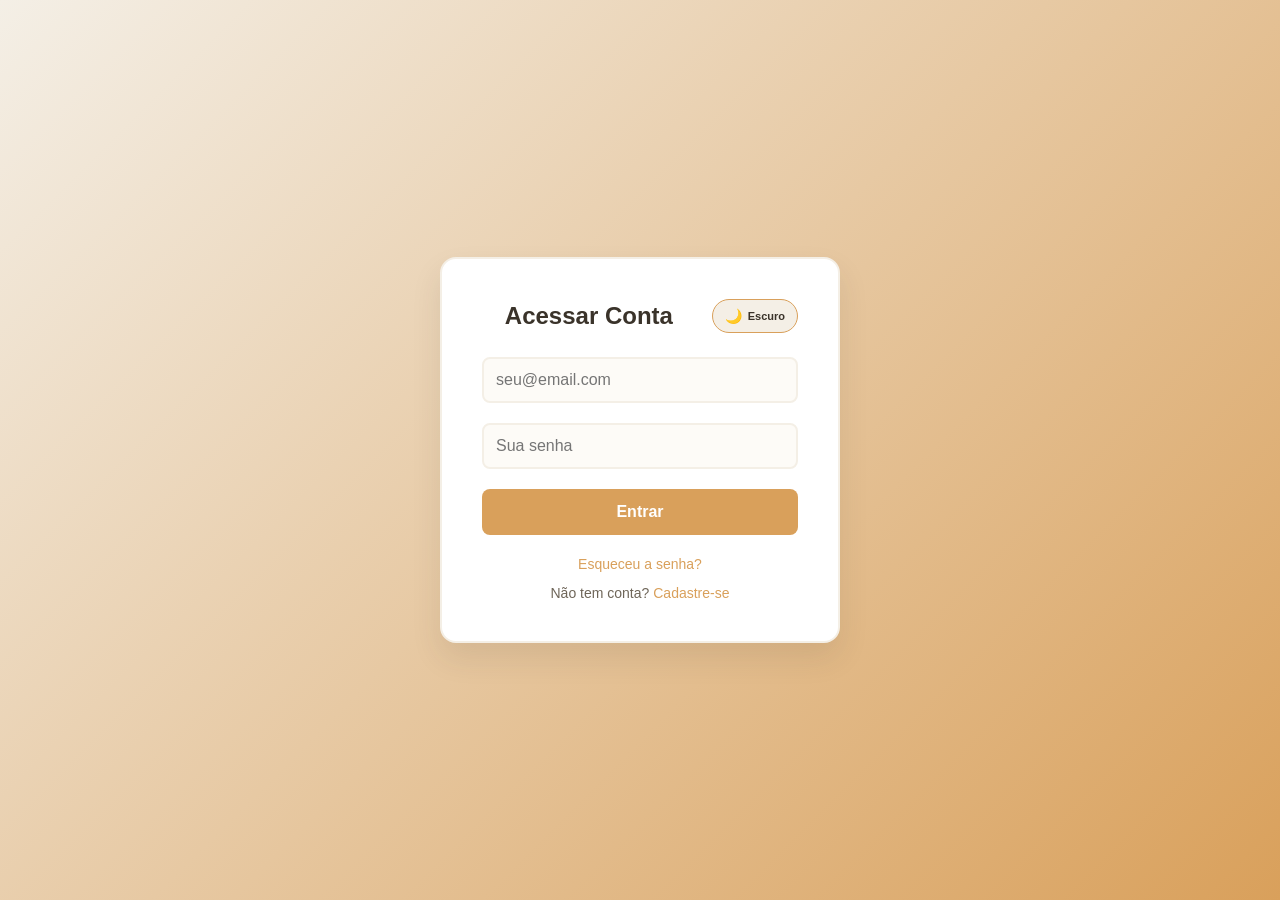
<file: TCC/index.html>
<!DOCTYPE html>
<html lang="pt-br">
<head>
    <meta charset="UTF-8">
    <meta name="viewport" content="width=device-width, initial-scale=1.0">
    <title>Unitrigo</title>
    <link rel="stylesheet" href="style.css">
    <script src="theme.js" defer></script>
</head>
<body>
    <div class="login-container">
        <div class="login-top">
            <h2>Acessar Conta</h2>
            <button type="button" class="theme-toggle" id="theme-toggle" aria-label="Alternar tema" aria-pressed="false">
                <span class="theme-icon" aria-hidden="true">🌙</span>
                <span class="theme-text">Escuro</span>
            </button>
        </div>

        <form id="login-form">
            <div class="box-login">
                <input type="email" id="email" placeholder="seu@email.com" name="email" required>
            </div>

            <div class="box-login">
                <input type="password" id="password" placeholder="Sua senha" name="password" required>
            </div>

            <button type="submit" class="btn-login" id="login-button">
                <span class="btn-text">Entrar</span>
                <span class="btn-loader" aria-hidden="true">
                    <span class="loader-spinner"></span>
                </span>
            </button>

            <div class="form-footer">
                <a href="esqueci-senha.html">Esqueceu a senha?</a>
                <p>Não tem conta? <a href="cadastro.html">Cadastre-se</a></p>
            </div>
        </form>
    </div>

    <script>
        const loginForm = document.getElementById('login-form');
        const loginButton = document.getElementById('login-button');
        const loginText = loginButton.querySelector('.btn-text');

        loginForm.addEventListener('submit', function (event) {
            event.preventDefault();

            if (!loginForm.checkValidity()) {
                loginForm.reportValidity();
                return;
            }

            const velocidade = Math.random() > 0.5 ? 650 : 1500;

            loginButton.classList.add('loading');
            loginButton.disabled = true;
            loginText.textContent = 'Entrando...';

            setTimeout(function () {
                window.location.href = 'painel.html';
            }, velocidade);
        });
    </script>
</body>
</html>
</file>
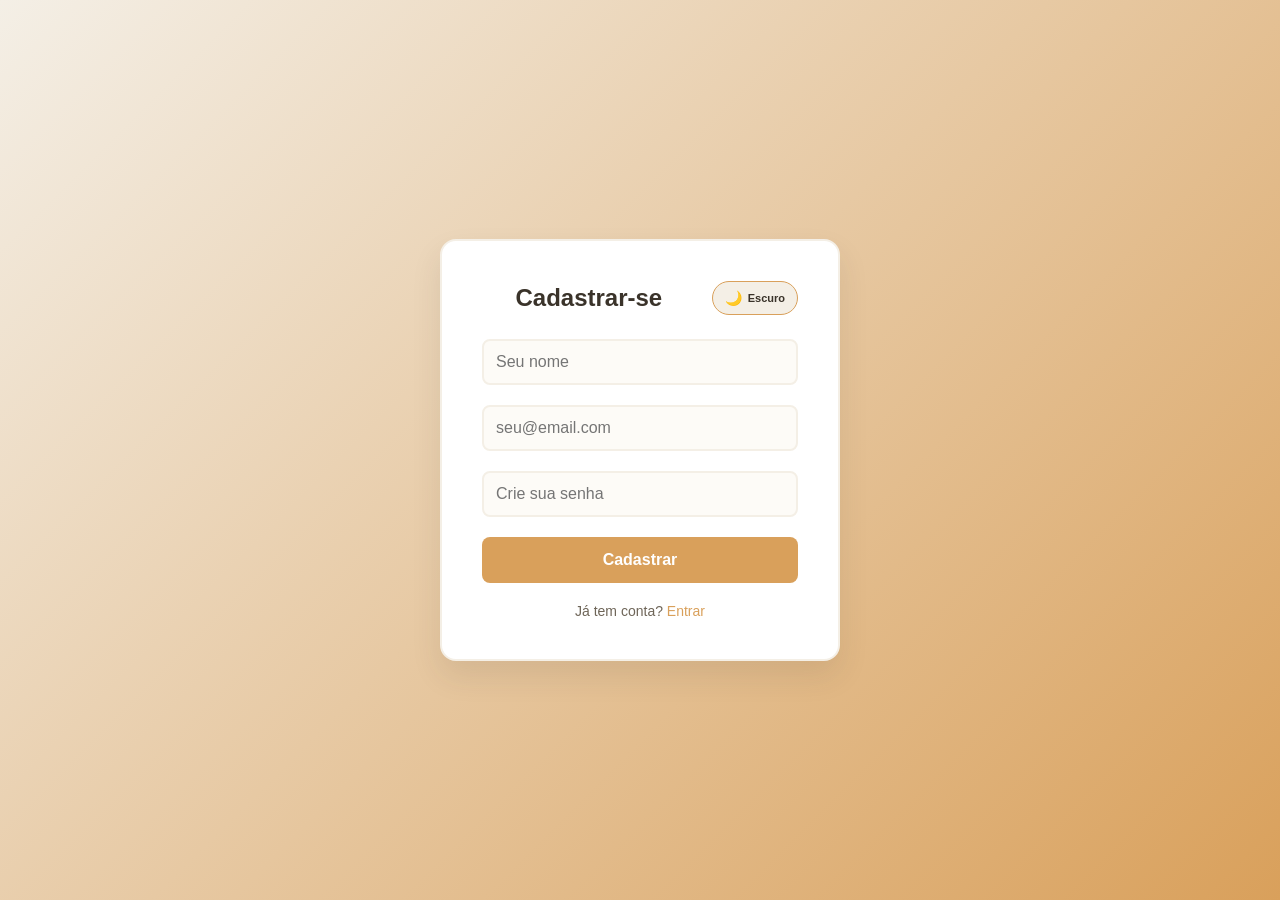
<file: TCC/cadastro.html>
<!DOCTYPE html>
<html lang="pt-br">
<head>
    <meta charset="UTF-8">
    <meta name="viewport" content="width=device-width, initial-scale=1.0">
    <title>Unitrigo - Cadastro</title>
    <link rel="stylesheet" href="style.css">
    <script src="theme.js" defer></script>
</head>
<body>
    <div class="login-container">
        <div class="login-top">
            <h2>Cadastrar-se</h2>
            <button type="button" class="theme-toggle" id="theme-toggle" aria-label="Alternar tema" aria-pressed="false">
                <span class="theme-icon" aria-hidden="true">🌙</span>
                <span class="theme-text">Escuro</span>
            </button>
        </div>

        <form class="auth-form" id="signup-form">
            <div class="box-login">
                <input type="text" id="nome" placeholder="Seu nome" name="nome" required>
            </div>

            <div class="box-login">
                <input type="email" id="email" placeholder="seu@email.com" name="email" required>
            </div>

            <div class="box-login">
                <input type="password" id="password" placeholder="Crie sua senha" name="password" required>
            </div>

            <button type="submit" class="btn-login" id="signup-button">
                <span class="btn-text">Cadastrar</span>
                <span class="btn-loader" aria-hidden="true">
                    <span class="loader-spinner"></span>
                </span>
            </button>

            <div class="form-footer">
                <p>Já tem conta? <a href="index.html">Entrar</a></p>
            </div>
        </form>
    </div>

    <script>
        const signupForm = document.getElementById('signup-form');
        const signupButton = document.getElementById('signup-button');
        const signupText = signupButton.querySelector('.btn-text');

        signupForm.addEventListener('submit', function (event) {
            event.preventDefault();

            if (!signupForm.checkValidity()) {
                signupForm.reportValidity();
                return;
            }

            signupButton.classList.add('loading');
            signupButton.disabled = true;
            signupText.textContent = 'Cadastrando...';

            setTimeout(function () {
                window.location.href = 'index.html';
            }, 1500);
        });
    </script>
</body>
</html>
</file>
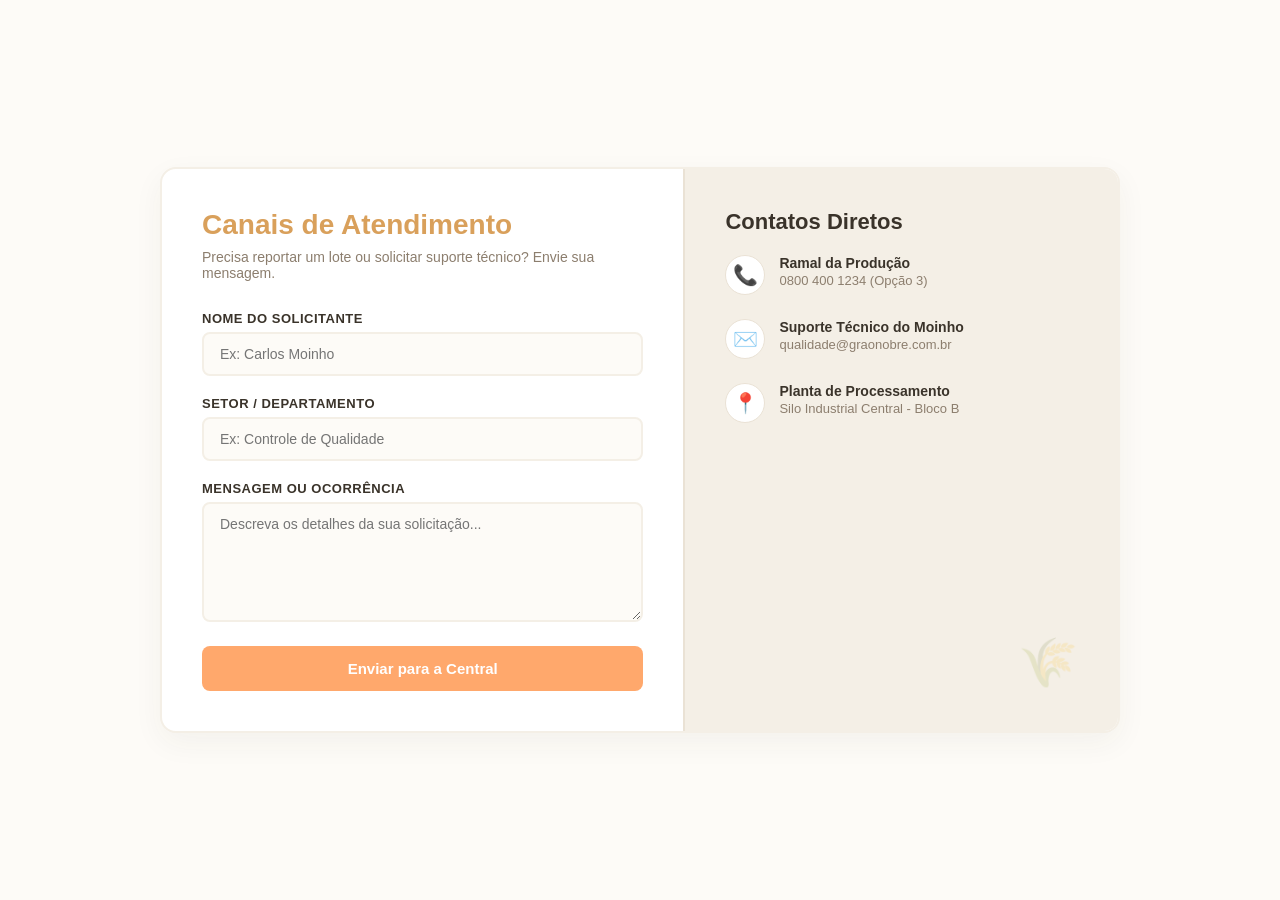
<file: TCC/contato.html>
<!DOCTYPE html>
<html lang="pt-BR">
<head>
    <meta charset="UTF-8">
    <meta name="viewport" content="width=device-width, initial-scale=1.0">
    <title>Contato e Suporte - Sistema Farinha</title>
    <link rel="stylesheet" href="styleContato.css">
</head>
<body>

    <div class="contact-container">
        
        <!-- Formulário de Envio -->
        <section class="contact-form-section">
            <h1>Canais de Atendimento</h1>
            <p>Precisa reportar um lote ou solicitar suporte técnico? Envie sua mensagem.</p>
            
            <form action="#" method="POST">
                <div class="form-group">
                    <label for="name">Nome do Solicitante</label>
                    <input type="text" id="name" class="form-control" placeholder="Ex: Carlos Moinho" required>
                </div>
                
                <div class="form-group">
                    <label for="sector">Setor / Departamento</label>
                    <input type="text" id="sector" class="form-control" placeholder="Ex: Controle de Qualidade" required>
                </div>
                
                <div class="form-group">
                    <label for="message">Mensagem ou Ocorrência</label>
                    <textarea id="message" class="form-control" placeholder="Descreva os detalhes da sua solicitação..." required></textarea>
                </div>
                
                <button type="submit" class="btn-submit">Enviar para a Central</button>
            </form>
        </section>

        <!-- Informações Corporativas Diretas -->
        <section class="contact-info-section">
            <div class="info-header">
                <h2>Contatos Diretos</h2>
                
                <ul class="info-list">
                    <li class="info-item">
                        <div class="info-icon">📞</div>
                        <div class="info-text">
                            <p>Ramal da Produção</p>
                            <span>0800 400 1234 (Opção 3)</span>
                        </div>
                    </li>
                    <li class="info-item">
                        <div class="info-icon">✉️</div>
                        <div class="info-text">
                            <p>Suporte Técnico do Moinho</p>
                            <span>qualidade@graonobre.com.br</span>
                        </div>
                    </li>
                    <li class="info-item">
                        <div class="info-icon">📍</div>
                        <div class="info-text">
                            <p>Planta de Processamento</p>
                            <span>Silo Industrial Central - Bloco B</span>
                        </div>
                    </li>
                </ul>
            </div>

            <!-- Detalhe Visual Decorativo -->
            <div class="moinho-decor">🌾</div>
        </section>

    </div>

</body>
</html>
</file>
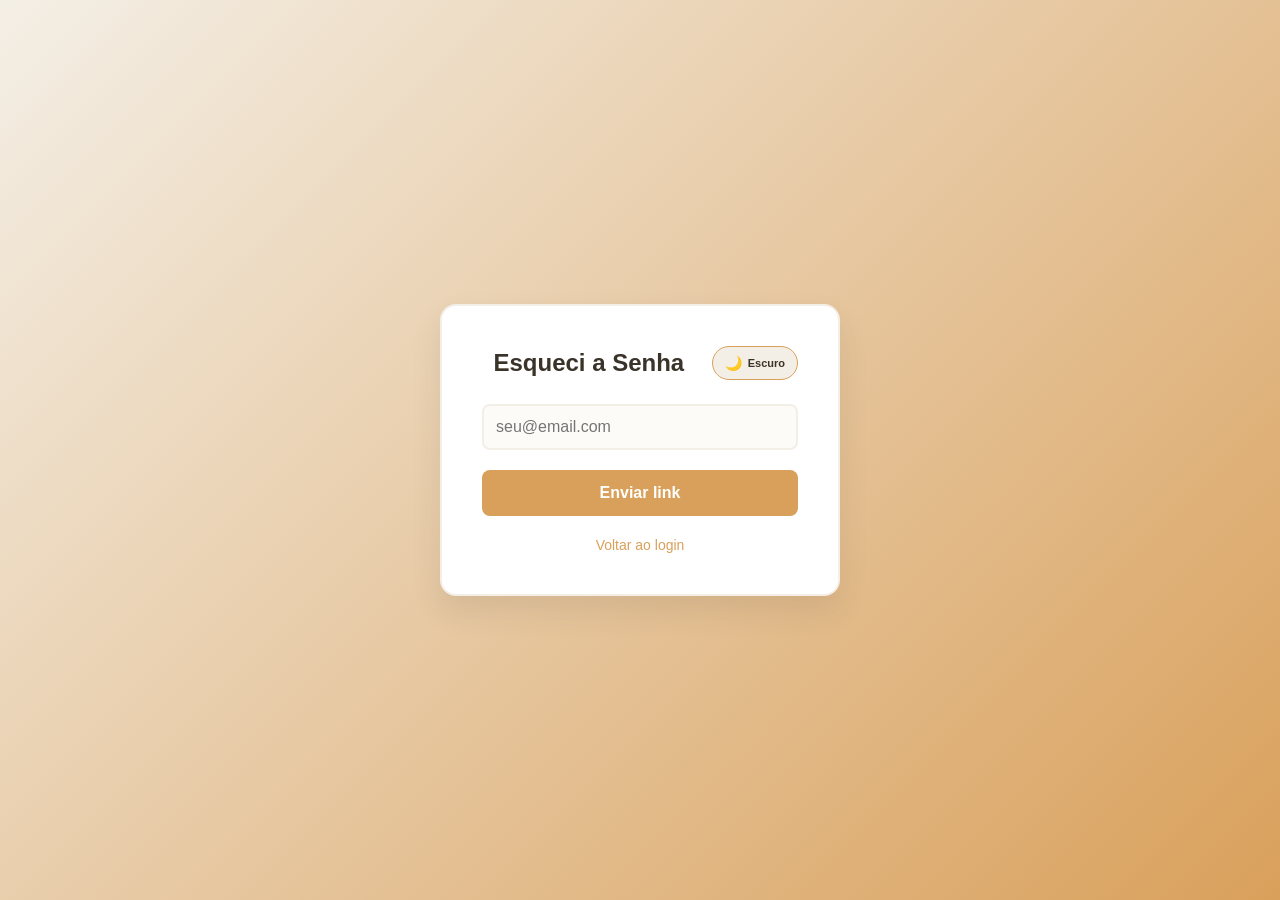
<file: TCC/esqueci-senha.html>
<!DOCTYPE html>
<html lang="pt-br">
<head>
    <meta charset="UTF-8">
    <meta name="viewport" content="width=device-width, initial-scale=1.0">
    <title>Unitrigo - Esqueci a Senha</title>
    <link rel="stylesheet" href="style.css">
    <script src="theme.js" defer></script>
</head>
<body>
    <div class="login-container">
        <div class="login-top">
            <h2>Esqueci a Senha</h2>
            <button type="button" class="theme-toggle" id="theme-toggle" aria-label="Alternar tema" aria-pressed="false">
                <span class="theme-icon" aria-hidden="true">🌙</span>
                <span class="theme-text">Escuro</span>
            </button>
        </div>

        <form class="auth-form">
            <div class="box-login">
                <input type="email" id="email" placeholder="seu@email.com" name="email" required>
            </div>

            <button type="submit" class="btn-login">Enviar link</button>

            <div class="form-footer">
                <a href="index.html">Voltar ao login</a>
            </div>
        </form>
    </div>
</body>
</html>
</file>
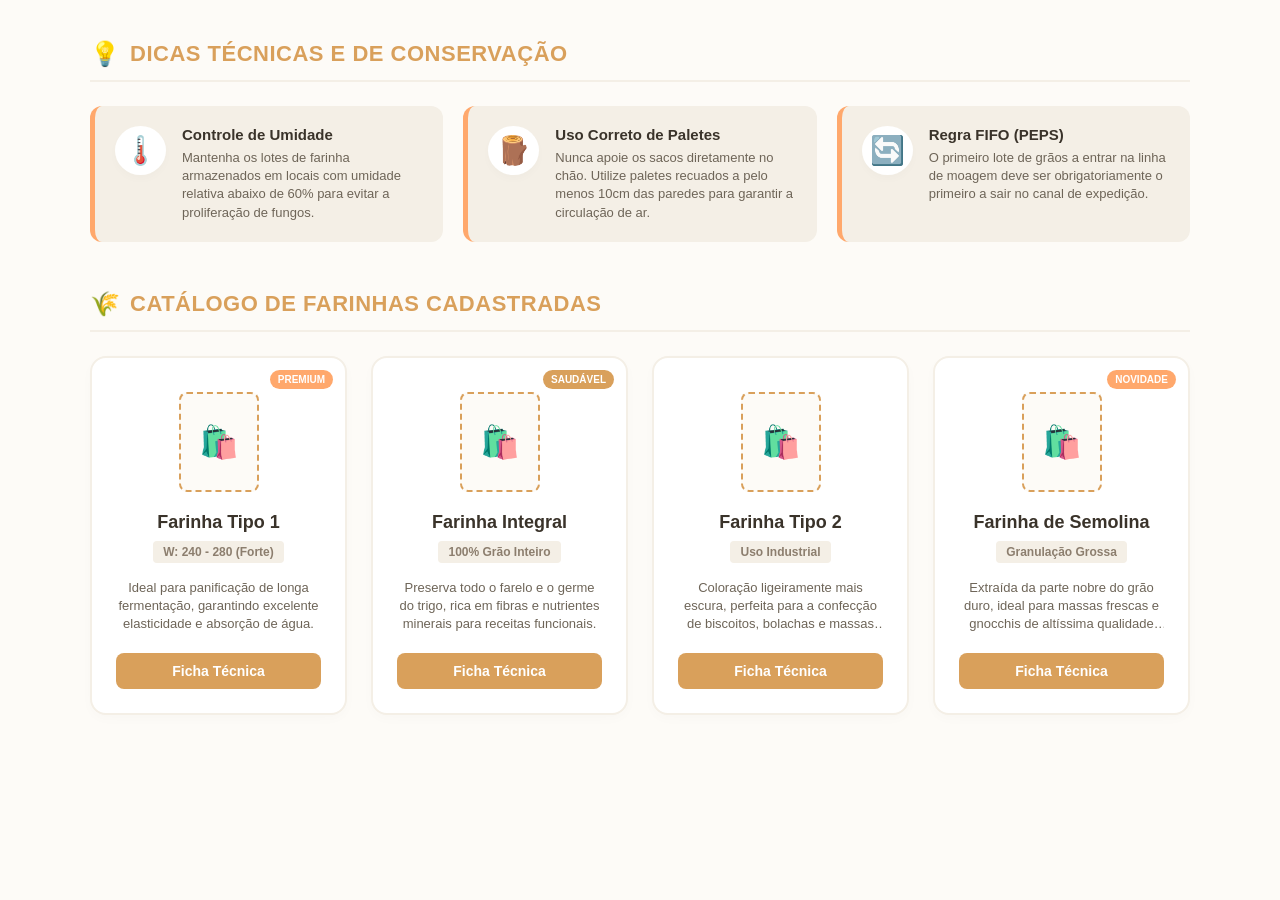
<file: TCC/produto.html>
<!DOCTYPE html>
<html lang="pt-BR">
<head>
    <meta charset="UTF-8">
    <meta name="viewport" content="width=device-width, initial-scale=1.0">
    <title>Dicas e Produtos - Sistema Farinha</title>
    <link rel="stylesheet" href="styleProduto.css">
</head>
<body>

    <div class="container">
        
        <!-- SEÇÃO: DICAS DE OPERAÇÃO E QUALIDADE -->
        <section class="section-header">
            <span>💡</span>
            <h2>Dicas Técnicas e de Conservação</h2>
        </section>

        <div class="tips-grid">
            <div class="tip-card">
                <div class="tip-icon">🌡️</div>
                <div class="tip-content">
                    <h3>Controle de Umidade</h3>
                    <p>Mantenha os lotes de farinha armazenados em locais com umidade relativa abaixo de 60% para evitar a proliferação de fungos.</p>
                </div>
            </div>

            <div class="tip-card">
                <div class="tip-icon">🪵</div>
                <div class="tip-content">
                    <h3>Uso Correto de Paletes</h3>
                    <p>Nunca apoie os sacos diretamente no chão. Utilize paletes recuados a pelo menos 10cm das paredes para garantir a circulação de ar.</p>
                </div>
            </div>

            <div class="tip-card">
                <div class="tip-icon">🔄</div>
                <div class="tip-content">
                    <h3>Regra FIFO (PEPS)</h3>
                    <p>O primeiro lote de grãos a entrar na linha de moagem deve ser obrigatoriamente o primeiro a sair no canal de expedição.</p>
                </div>
            </div>
        </div>


        <!-- SEÇÃO: PRODUTOS / CATÁLOGO -->
        <section class="section-header">
            <span>🌾</span>
            <h2>Catálogo de Farinhas Cadastradas</h2>
        </section>

        <div class="products-grid">
            <!-- Produto 1 -->
            <div class="product-card">
                <span class="product-badge">Premium</span>
                <div class="product-image-placeholder">🛍️</div>
                <h3>Farinha Tipo 1</h3>
                <span class="product-spec">W: 240 - 280 (Forte)</span>
                <p class="product-info-text">Ideal para panificação de longa fermentação, garantindo excelente elasticidade e absorção de água.</p>
                <button class="btn-product">Ficha Técnica</button>
            </div>

            <!-- Produto 2 -->
            <div class="product-card">
                <span class="product-badge" style="background-color: #D9A05B;">Saudável</span>
                <div class="product-image-placeholder">🛍️</div>
                <h3>Farinha Integral</h3>
                <span class="product-spec">100% Grão Inteiro</span>
                <p class="product-info-text">Preserva todo o farelo e o germe do trigo, rica em fibras e nutrientes minerais para receitas funcionais.</p>
                <button class="btn-product">Ficha Técnica</button>
            </div>

            <!-- Produto 3 -->
            <div class="product-card">
                <div class="product-image-placeholder">🛍️</div>
                <h3>Farinha Tipo 2</h3>
                <span class="product-spec">Uso Industrial</span>
                <p class="product-info-text">Coloração ligeiramente mais escura, perfeita para a confecção de biscoitos, bolachas e massas secas comerciais.</p>
                <button class="btn-product">Ficha Técnica</button>
            </div>

            <!-- Produto 4 -->
            <div class="product-card">
                <span class="product-badge">Novidade</span>
                <div class="product-image-placeholder">🛍️</div>
                <h3>Farinha de Semolina</h3>
                <span class="product-spec">Granulação Grossa</span>
                <p class="product-info-text">Extraída da parte nobre do grão duro, ideal para massas frescas e gnocchis de altíssima qualidade estrutural.</p>
                <button class="btn-product">Ficha Técnica</button>
            </div>
        </div>

    </div>

</body>
</html>
</file>
<file: TCC/style.css>
* {
    margin: 0;
    padding: 0;
    box-sizing: border-box;
    font-family: 'Segoe UI', Tahoma, Geneva, Verdana, sans-serif;
}

body {
    background: linear-gradient(135deg, #F4EFE6, #D9A05B 100%);
    display: flex;
    justify-content: center;
    align-items: center;
    min-height: 100vh;
}

body.dark-theme {
    background: linear-gradient(135deg, #221f1b, #4b3722 100%);
    color: #FDFBF7;
}

.login-container {
    background-color: #FFFFFF;
    padding: 40px;
    border-radius: 16px;
    border: 2px solid #F4EFE6;
    box-shadow: 0 15px 30px rgba(58, 51, 42, 0.1);
    width: min(100%, 400px);
}

body.dark-theme .login-container {
    background-color: #221f1b;
    border-color: #805c31;
    box-shadow: 0 15px 30px rgba(0, 0, 0, 0.45);
}

body.dark-theme .box-login input {
    background-color: #3A332A;
    color: #FDFBF7;
    border-color: #6E6558;
}

body.dark-theme .btn-login {
    background-color: #805c31;
}

body.dark-theme .form-footer p,
body.dark-theme .form-footer a,
body.dark-theme .form-footer a:hover {
    color: #F4EFE6;
}

.login-top {
    display: flex;
    align-items: center;
    justify-content: space-between;
    gap: 16px;
    margin-bottom: 24px;
}

.login-top h2 {
    flex: 1;
    text-align: center;
    margin-bottom: 0;
}

.theme-toggle {
    background-color: #F4EFE6;
    border: 1px solid #D9A05B;
    color: #3A332A;
    border-radius: 20px;
    padding: 8px 12px;
    display: flex;
    align-items: center;
    gap: 6px;
    cursor: pointer;
    font-size: 11px;
    font-weight: 700;
}

body.dark-theme .theme-toggle {
    background-color: #3A332A;
    color: #FDFBF7;
    border-color: #F4EFE6;
}

.theme-toggle .theme-icon {
    font-size: 14px;
}

h2 {
    text-align: center;
    margin-bottom: 24px;
    color: #3A332A;
}

body.dark-theme h2 {
    color: #FDFBF7;
}

.box-login {
    margin-bottom: 20px;
}

.box-login input {
    width: 100%;
    padding: 12px;
    background-color: #FDFBF7;
    border: 2px solid #F4EFE6;
    border-radius: 8px;
    font-size: 16px;
    outline: none;
    transition: border-color 0.3s, box-shadow 0.3s;
}

body.dark-theme .box-login input {
    background-color: #3A332A;
    color: #FDFBF7;
    border-color: #6E6558;
}

.box-login input:focus {
    border-color: #D9A05B;
    box-shadow: 0 0 0 3px rgba(217, 160, 91, 0.18);
}

.btn-login {
    width: 100%;
    padding: 12px;
    background-color: #D9A05B;
    color: #FFFFFF;
    border: none;
    border-radius: 8px;
    font-size: 16px;
    cursor: pointer;
    font-weight: bold;
    transition: background 0.3s, transform 0.2s ease, opacity 0.3s ease;
    position: relative;
    min-height: 46px;
}

.btn-login:hover {
    background-color: #FFA86C;
}

.btn-login .btn-loader {
    position: absolute;
    right: 14px;
    top: 50%;
    width: 22px;
    height: 22px;
    transform: translateY(-50%);
    display: none;
}

.btn-login .loader-spinner {
    width: 22px;
    height: 22px;
    border-radius: 50%;
    border: 3px solid rgba(255, 251, 239, 0.4);
    border-top-color: #FFFFFF;
    display: inline-block;
    animation: spin 0.8s linear infinite;
}

.btn-login.loading {
    background-color: #805c31;
}

.btn-login.loading .btn-loader {
    display: inline-block;
}

.btn-login.loading .btn-text {
    opacity: 0.9;
}

.btn-login:disabled {
    cursor: wait;
}

.form-footer {
    text-align: center;
    margin-top: 20px;
}

.form-footer a {
    color: #D9A05B;
    text-decoration: none;
    font-size: 14px;
}

.form-footer a:hover {
    color: #FFA86C;
}

.form-footer p {
    margin-top: 12px;
    font-size: 14px;
    color: #6E6558;
}

body.dark-theme .form-footer p,
body.dark-theme .form-footer a,
body.dark-theme .form-footer a:hover {
    color: #F4EFE6;
}

body.dark-theme .theme-toggle {
    background-color: #3A332A;
    color: #FDFBF7;
}

@keyframes spin {
    to {
        transform: rotate(360deg);
    }
}
</file>
<file: TCC/styleContato.css>
* {
    margin: 0;
    padding: 0;
    box-sizing: border-box;
    font-family: 'Segoe UI', Arial, sans-serif;
    color: #3A332A;
}

body {
    background-color: #FDFBF7;
    display: flex;
    justify-content: center;
    align-items: center;
    min-height: 100vh;
    padding: 20px;
}

.contact-container {
    background-color: #FFFFFF;
    border: 2px solid #F4EFE6;
    border-radius: 16px;
    box-shadow: 0 10px 30px rgba(58, 51, 42, 0.05);
    display: grid;
    grid-template-columns: 1.2fr 1fr;
    max-width: 960px;
    width: 100%;
    overflow: hidden;
}

.contact-form-section {
    padding: 40px;
}

.contact-form-section h1 {
    color: #D9A05B;
    font-size: 28px;
    margin-bottom: 8px;
}

.contact-form-section p {
    color: #8C7E6E;
    font-size: 14px;
    margin-bottom: 30px;
}

.form-group {
    margin-bottom: 20px;
}

.form-group label {
    display: block;
    font-size: 13px;
    font-weight: 600;
    margin-bottom: 6px;
    text-transform: uppercase;
    letter-spacing: 0.5px;
}

.form-control {
    width: 100%;
    background-color: #FDFBF7;
    border: 2px solid #F4EFE6;
    border-radius: 8px;
    padding: 12px 16px;
    font-size: 14px;
    outline: none;
    transition: border-color 0.25s;
}

.form-control:focus {
    border-color: #D9A05B;
}

textarea.form-control {
    resize: vertical;
    min-height: 120px;
}

.btn-submit {
    background-color: #FFA86C;
    color: #FFFFFF;
    border: none;
    border-radius: 8px;
    padding: 14px 28px;
    font-size: 15px;
    font-weight: bold;
    cursor: pointer;
    width: 100%;
    transition: background-color 0.2s, transform 0.1s;
}

.btn-submit:hover {
    background-color: #FA924E;
}

.btn-submit:active {
    transform: scale(0.98);
}

.contact-info-section {
    background-color: #F4EFE6;
    padding: 40px;
    display: flex;
    flex-direction: column;
    justify-content: space-between;
    border-left: 2px solid #EAE2D5;
}

.info-header h2 {
    color: #3A332A;
    font-size: 22px;
    margin-bottom: 20px;
}

.info-list {
    list-style: none;
}

.info-item {
    display: flex;
    align-items: flex-start;
    margin-bottom: 24px;
}

.info-icon {
    font-size: 20px;
    margin-right: 14px;
    background-color: #FFFFFF;
    width: 40px;
    height: 40px;
    border-radius: 50%;
    display: flex;
    align-items: center;
    justify-content: center;
    border: 1px solid #EAE2D5;
    flex-shrink: 0;
}

.info-text p {
    font-size: 14px;
    font-weight: bold;
}

.info-text span {
    font-size: 13px;
    color: #8C7E6E;
}

.moinho-decor {
    font-size: 48px;
    text-align: right;
    opacity: 0.15;
    user-select: none;
}

@media (max-width: 768px) {
    .contact-container {
        grid-template-columns: 1fr;
    }
    .contact-info-section {
        border-left: none;
        border-top: 2px solid #EAE2D5;
    }
}
</file>
<file: TCC/styleProduto.css>
* {
            margin: 0;
            padding: 0;
            box-sizing: border-box;
            font-family: 'Segoe UI', Arial, sans-serif;
            color: #3A332A;
        }

        body {
            background-color: #FDFBF7;
            padding: 40px 20px;
            display: flex;
            justify-content: center;
        }

        .container {
            max-width: 1100px;
            width: 100%;
        }

        .section-header {
            border-bottom: 2px solid #F4EFE6;
            padding-bottom: 12px;
            margin-bottom: 24px;
            display: flex;
            align-items: center;
            gap: 10px;
        }

        .section-header h2 {
            color: #D9A05B;
            font-size: 22px;
            text-transform: uppercase;
            letter-spacing: 0.5px;
        }

        .section-header span {
            font-size: 24px;
        }

        .tips-grid {
            display: grid;
            grid-template-columns: repeat(auto-fit, minmax(300px, 1fr));
            gap: 20px;
            margin-bottom: 48px;
        }

        .tip-card {
            background-color: #F4EFE6;
            border-radius: 12px;
            padding: 20px;
            display: flex;
            gap: 16px;
            align-items: start;
            border-left: 5px solid #FFA86C;
        }

        .tip-icon {
            font-size: 28px;
            background: #FFFFFF;
            padding: 8px;
            border-radius: 50%;
            box-shadow: 0 4px 8px rgba(0,0,0,0.02);
        }

        .tip-content h3 {
            font-size: 15px;
            font-weight: bold;
            margin-bottom: 6px;
        }

        .tip-content p {
            font-size: 13px;
            color: #6E6558;
            line-height: 1.4;
        }

        .products-grid {
            display: grid;
            grid-template-columns: repeat(auto-fit, minmax(240px, 1fr));
            gap: 24px;
        }

        .product-card {
            background-color: #FFFFFF;
            border: 2px solid #F4EFE6;
            border-radius: 16px;
            padding: 24px;
            text-align: center;
            position: relative;
            transition: transform 0.2s, border-color 0.2s;
            box-shadow: 0 4px 12px rgba(58, 51, 42, 0.02);
        }

        .product-card:hover {
            transform: translateY(-4px);
            border-color: #D9A05B;
        }

        .product-badge {
            position: absolute;
            top: 12px;
            right: 12px;
            background-color: #FFA86C;
            color: #FFFFFF;
            font-size: 10px;
            font-weight: bold;
            padding: 4px 8px;
            border-radius: 20px;
            text-transform: uppercase;
        }

        .product-image-placeholder {
            width: 80px;
            height: 100px;
            background-color: #FDFBF7;
            border: 2px dashed #D9A05B;
            border-radius: 8px;
            margin: 10px auto 20px auto;
            display: flex;
            align-items: center;
            justify-content: center;
            font-size: 32px;
        }

        .product-card h3 {
            font-size: 18px;
            margin-bottom: 8px;
        }

        .product-spec {
            font-size: 12px;
            color: #8C7E6E;
            background-color: #F4EFE6;
            display: inline-block;
            padding: 4px 10px;
            border-radius: 4px;
            margin-bottom: 16px;
            font-weight: 600;
        }

        .product-info-text {
            font-size: 13px;
            color: #6E6558;
            margin-bottom: 20px;
            line-height: 1.4;
            height: 54px;
            overflow: hidden;
            display: -webkit-box;
            -webkit-line-clamp: 3;
            line-clamp: 3;
            -webkit-box-orient: vertical;
        }

        .btn-product {
            background-color: #D9A05B;
            color: #FFFFFF;
            border: none;
            border-radius: 8px;
            padding: 10px 16px;
            font-size: 14px;
            font-weight: bold;
            width: 100%;
            cursor: pointer;
            transition: background-color 0.2s;
        }

        .btn-product:hover {
            background-color: #C58F4C;
        }
</file>
